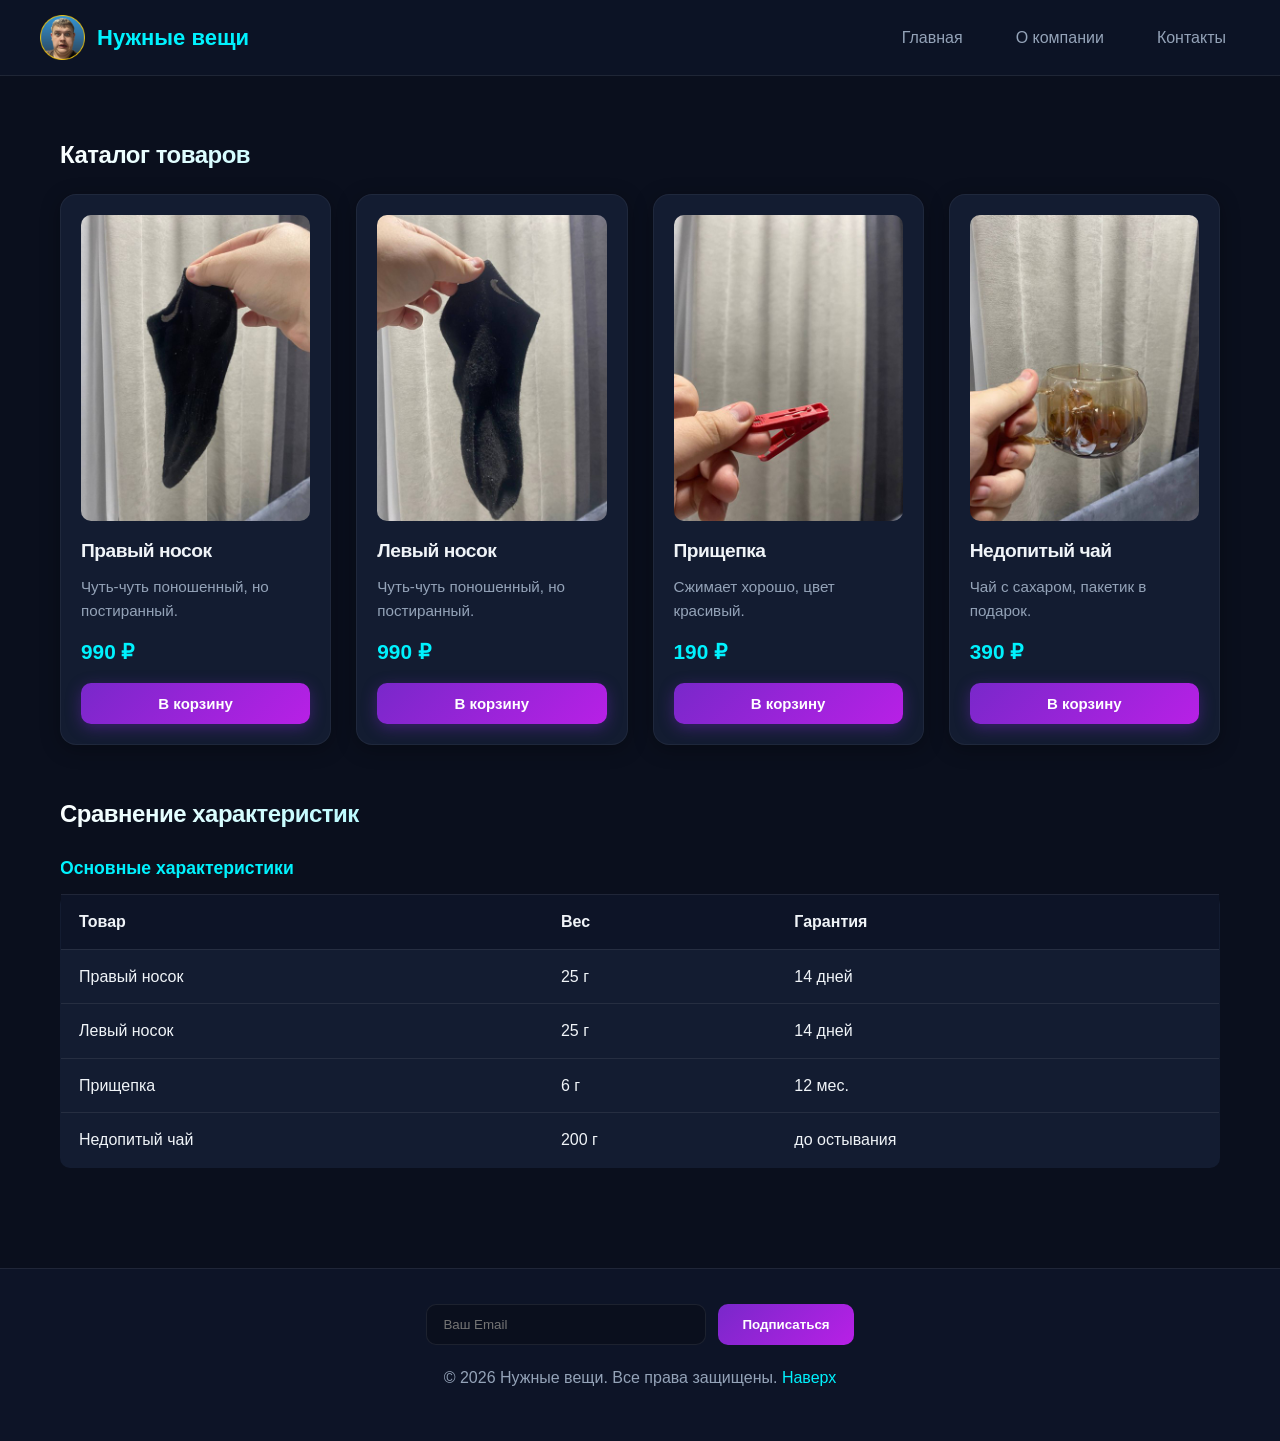
<file: TechnoShop/index.html>
<!DOCTYPE html>
<html lang="ru">
<head>
  <meta charset="UTF-8">
  <meta name="viewport" content="width=device-width, initial-scale=1.0">
  <title>Нужные вещи — Каталог</title>
  <link rel="stylesheet" href="css/style.css">
</head>
<body>
  <header class="header">
    <div class="logo">
      <img src="images/logo.png" alt="Логотип Нужные вещи">
      <span>Нужные вещи</span>
    </div>
    <nav>
      <ul class="menu">
        <li><a href="index.html">Главная</a></li>
        <li><a href="about.html">О компании</a></li>
        <li><a href="contacts.html">Контакты</a></li>
      </ul>
    </nav>
  </header>

  <main>
    <section class="catalog">
      <h2>Каталог товаров</h2>
      <div class="products">
        <article class="product-card">
          <img src="images/product1.jpg" alt="Правый носок">
          <h3>Правый носок</h3>
          <p class="desc">Чуть-чуть поношенный, но постиранный.</p>
          <p class="price">990 ₽</p>
          <button type="button" class="btn-cart">В корзину</button>
        </article>
        <article class="product-card">
          <img src="images/product2.jpg" alt="Левый носок">
          <h3>Левый носок</h3>
          <p class="desc">Чуть-чуть поношенный, но постиранный.</p>
          <p class="price">990 ₽</p>
          <button type="button" class="btn-cart">В корзину</button>
        </article>
        <article class="product-card">
          <img src="images/product3.jpg" alt="Прищепка">
          <h3>Прищепка</h3>
          <p class="desc">Сжимает хорошо, цвет красивый.</p>
          <p class="price">190 ₽</p>
          <button type="button" class="btn-cart">В корзину</button>
        </article>
        <article class="product-card">
          <img src="images/product4.jpg" alt="Недопитый чай">
          <h3>Недопитый чай</h3>
          <p class="desc">Чай с сахаром, пакетик в подарок.</p>
          <p class="price">390 ₽</p>
          <button type="button" class="btn-cart">В корзину</button>
        </article>
      </div>
    </section>

    <section class="specs-section">
      <h2>Сравнение характеристик</h2>
      <table>
        <caption>Основные характеристики</caption>
        <thead>
          <tr><th>Товар</th><th>Вес</th><th>Гарантия</th></tr>
        </thead>
        <tbody>
          <tr><td>Правый носок</td><td>25 г</td><td>14 дней</td></tr>
          <tr><td>Левый носок</td><td>25 г</td><td>14 дней</td></tr>
          <tr><td>Прищепка</td><td>6 г</td><td>12 мес.</td></tr>
          <tr><td>Недопитый чай</td><td>200 г</td><td>до остывания</td></tr>
        </tbody>
      </table>
    </section>
  </main>

  <footer class="footer">
    <form class="subscribe-form" action="#" method="post">
      <input type="email" placeholder="Ваш Email" required>
      <button type="submit">Подписаться</button>
    </form>
    <p>© 2026 Нужные вещи. Все права защищены. <a href="#">Наверх</a></p>
  </footer>
</body>
</html>
</file>
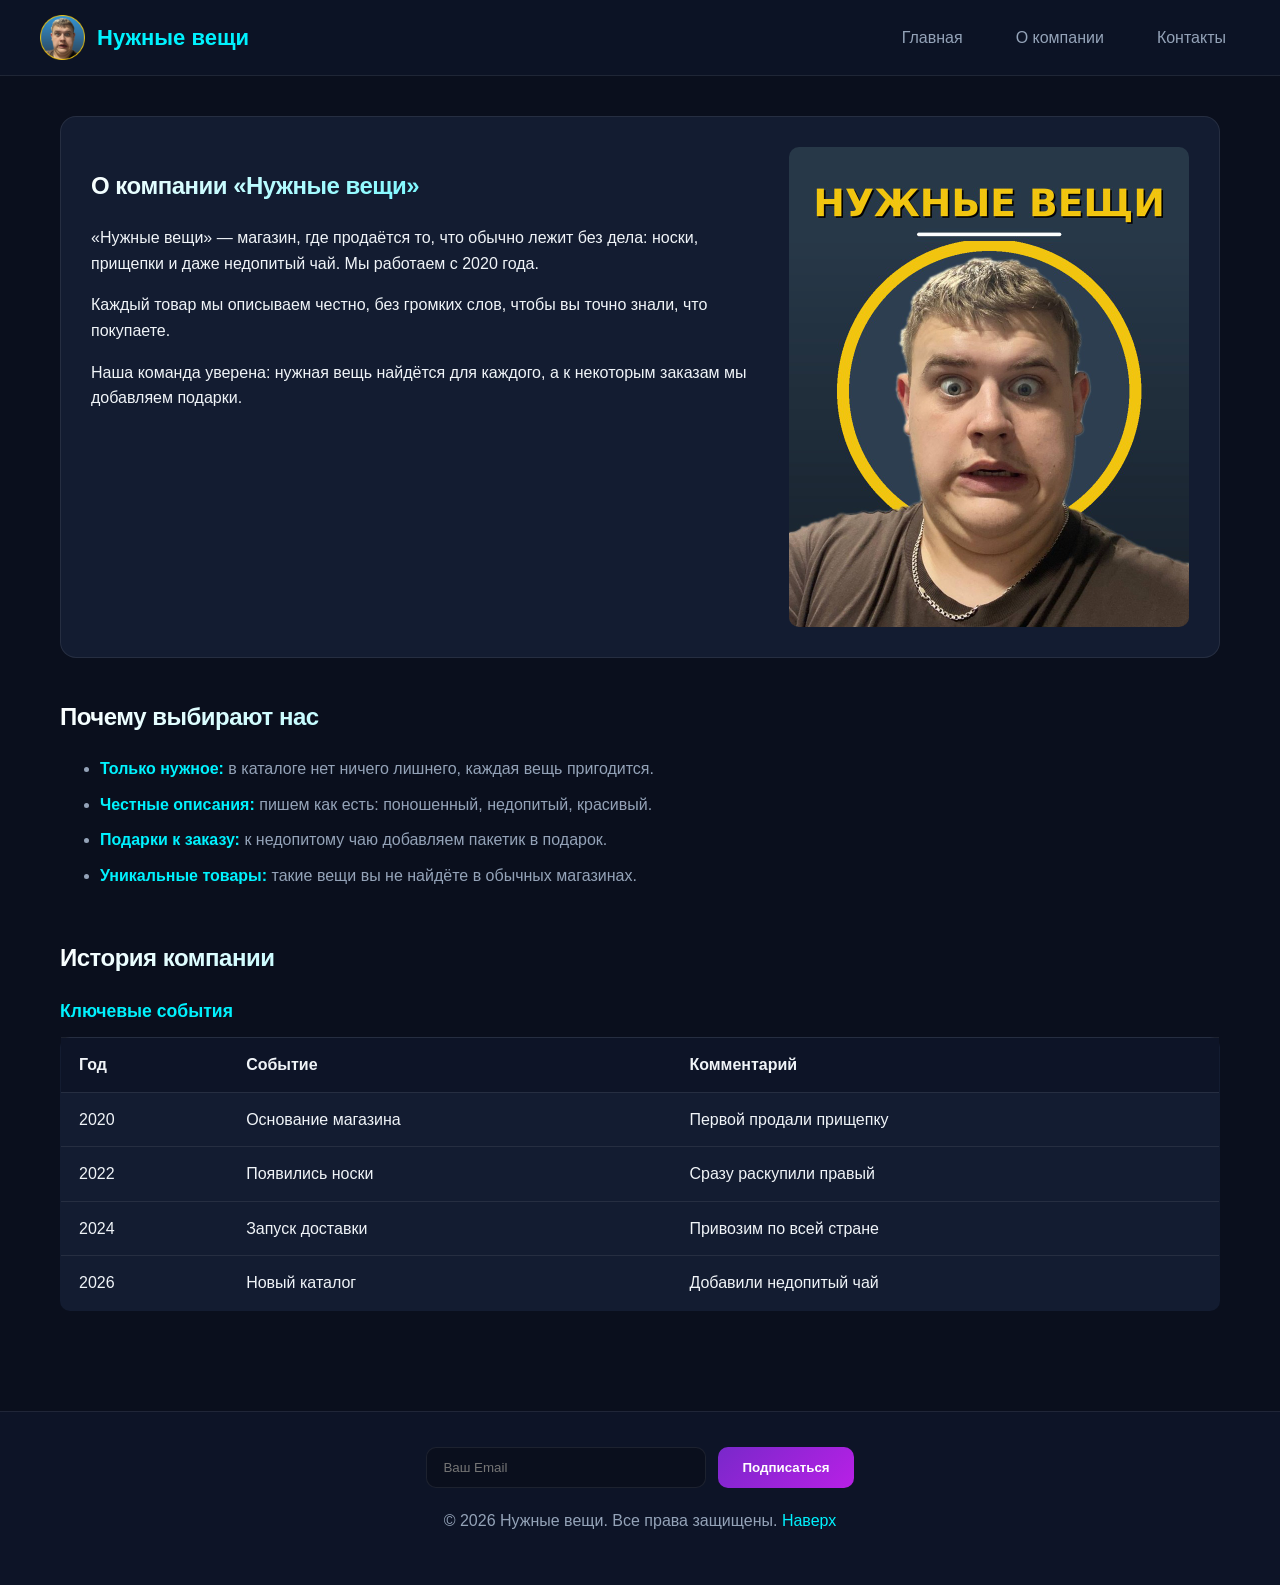
<file: TechnoShop/about.html>
<!DOCTYPE html>
<html lang="ru">
<head>
  <meta charset="UTF-8">
  <meta name="viewport" content="width=device-width, initial-scale=1.0">
  <title>О компании — Нужные вещи</title>
  <link rel="stylesheet" href="css/style.css">
</head>
<body>
  <header class="header">
    <div class="logo">
      <img src="images/logo.png" alt="Логотип Нужные вещи">
      <span>Нужные вещи</span>
    </div>
    <nav>
      <ul class="menu">
        <li><a href="index.html">Главная</a></li>
        <li><a href="about.html">О компании</a></li>
        <li><a href="contacts.html">Контакты</a></li>
      </ul>
    </nav>
  </header>

  <main>
    <section class="about">
      <div class="about-text">
        <h1>О компании «Нужные вещи»</h1>
        <p>«Нужные вещи» — магазин, где продаётся то, что обычно лежит без дела: носки, прищепки и даже недопитый чай. Мы работаем с 2020 года.</p>
        <p>Каждый товар мы описываем честно, без громких слов, чтобы вы точно знали, что покупаете.</p>
        <p>Наша команда уверена: нужная вещь найдётся для каждого, а к некоторым заказам мы добавляем подарки.</p>
      </div>
      <img class="about-img" src="images/team.jpg" alt="Логотип «Нужные вещи»">
    </section>

    <section class="advantages">
      <h2>Почему выбирают нас</h2>
      <ul>
        <li><strong>Только нужное:</strong> в каталоге нет ничего лишнего, каждая вещь пригодится.</li>
        <li><strong>Честные описания:</strong> пишем как есть: поношенный, недопитый, красивый.</li>
        <li><strong>Подарки к заказу:</strong> к недопитому чаю добавляем пакетик в подарок.</li>
        <li><strong>Уникальные товары:</strong> такие вещи вы не найдёте в обычных магазинах.</li>
      </ul>
    </section>

    <section class="history">
      <h2>История компании</h2>
      <table>
        <caption>Ключевые события</caption>
        <thead>
          <tr><th>Год</th><th>Событие</th><th>Комментарий</th></tr>
        </thead>
        <tbody>
          <tr><td>2020</td><td>Основание магазина</td><td>Первой продали прищепку</td></tr>
          <tr><td>2022</td><td>Появились носки</td><td>Сразу раскупили правый</td></tr>
          <tr><td>2024</td><td>Запуск доставки</td><td>Привозим по всей стране</td></tr>
          <tr><td>2026</td><td>Новый каталог</td><td>Добавили недопитый чай</td></tr>
        </tbody>
      </table>
    </section>
  </main>

  <footer class="footer">
    <form class="subscribe-form" action="#" method="post">
      <input type="email" placeholder="Ваш Email" required>
      <button type="submit">Подписаться</button>
    </form>
    <p>© 2026 Нужные вещи. Все права защищены. <a href="#">Наверх</a></p>
  </footer>
</body>
</html>
</file>
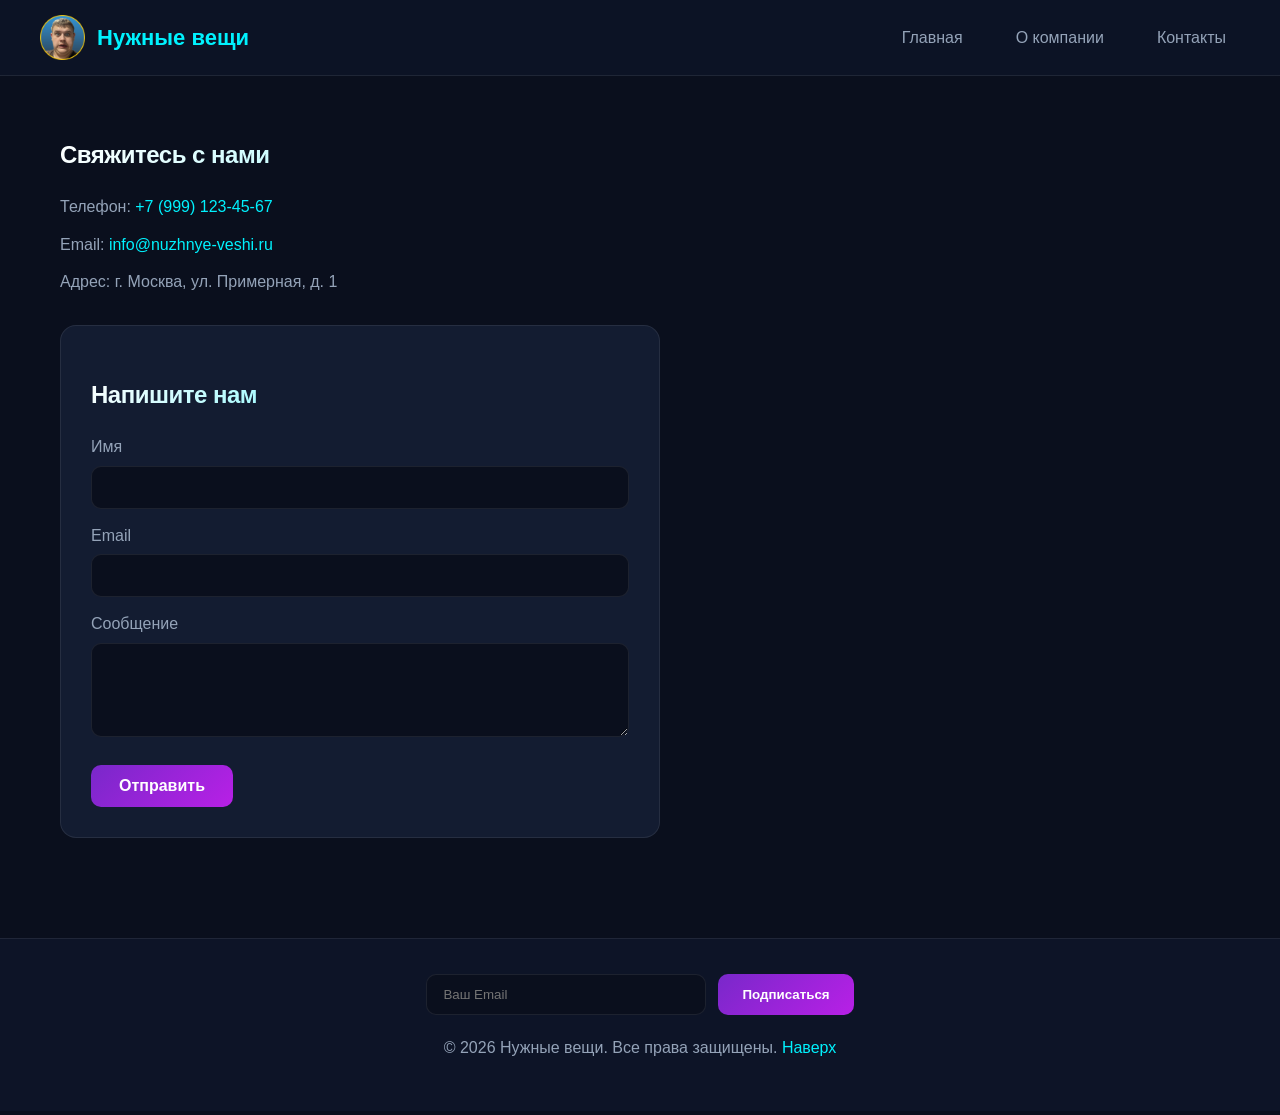
<file: TechnoShop/contacts.html>
<!DOCTYPE html>
<html lang="ru">
<head>
  <meta charset="UTF-8">
  <meta name="viewport" content="width=device-width, initial-scale=1.0">
  <title>Контакты — Нужные вещи</title>
  <link rel="stylesheet" href="css/style.css">
</head>
<body>
  <header class="header">
    <div class="logo">
      <img src="images/logo.png" alt="Логотип Нужные вещи">
      <span>Нужные вещи</span>
    </div>
    <nav>
      <ul class="menu">
        <li><a href="index.html">Главная</a></li>
        <li><a href="about.html">О компании</a></li>
        <li><a href="contacts.html">Контакты</a></li>
      </ul>
    </nav>
  </header>

  <main>
    <section class="contacts-info">
      <h1>Свяжитесь с нами</h1>
      <ul>
        <li>Телефон: <a href="tel:+79991234567">+7 (999) 123-45-67</a></li>
        <li>Email: <a href="mailto:info@nuzhnye-veshi.ru">info@nuzhnye-veshi.ru</a></li>
        <li>Адрес: г. Москва, ул. Примерная, д. 1</li>
      </ul>
    </section>

    <section class="feedback">
      <h2>Напишите нам</h2>
      <form class="feedback-form" action="#" method="post">
        <label for="name">Имя</label>
        <input type="text" id="name" name="name" required>

        <label for="email">Email</label>
        <input type="email" id="email" name="email" required>

        <label for="message">Сообщение</label>
        <textarea id="message" name="message" rows="4" required></textarea>

        <button type="submit" class="btn-submit">Отправить</button>
      </form>
    </section>
  </main>

  <footer class="footer">
    <form class="subscribe-form" action="#" method="post">
      <input type="email" placeholder="Ваш Email" required>
      <button type="submit">Подписаться</button>
    </form>
    <p>© 2026 Нужные вещи. Все права защищены. <a href="#">Наверх</a></p>
  </footer>
</body>
</html>
</file>
<file: TechnoShop/css/style.css>
/* ===== TechnoShop Modernized Dark/Cyber Theme ===== */
:root {
  --bg-main: #0a0f1d;
  --bg-card: #131c31;
  --bg-card-hover: #1b2744;
  --header-bg: #0d1427;
  --accent-cyan: #00f2fe;
  --accent-purple: #7928ca;
  --gradient-btn: linear-gradient(135deg, #7928ca 0%, #b820e6 100%);
  --text-main: #f0f4f8;
  --text-muted: #94a3b8;
  --border-color: rgba(255, 255, 255, 0.08);
  --shadow-glow: 0 8px 32px 0 rgba(0, 242, 254, 0.15);
  --radius-lg: 16px;
  --radius-md: 10px;
}

* { 
  box-sizing: border-box; 
  transition: all 0.3s ease;
}

body {
  margin: 0;
  font-family: 'Inter', -apple-system, BlinkMacSystemFont, "Segoe UI", Roboto, sans-serif;
  color: var(--text-main);
  background: var(--bg-main);
  line-height: 1.6;
}

main { 
  max-width: 1200px; 
  margin: 0 auto; 
  padding: 40px 20px; 
}

h1, h2, h3 { 
  color: var(--text-main);
  letter-spacing: -0.5px;
}

h1, h2 {
  background: linear-gradient(135deg, #ffffff 0%, var(--accent-cyan) 100%);
  -webkit-background-clip: text;
  -webkit-text-fill-color: transparent;
}

/* ===== Шапка (Flexbox) ===== */
.header {
  display: flex;
  justify-content: space-between;
  align-items: center;
  background: rgba(13, 20, 39, 0.85);
  backdrop-filter: blur(12px);
  border-bottom: 1px solid var(--border-color);
  color: #fff;
  padding: 15px 40px;
  position: sticky;
  top: 0;
  z-index: 1000;
}

.logo { 
  display: flex; 
  align-items: center; 
  gap: 12px; 
  font-size: 22px; 
  font-weight: bold; 
  color: var(--accent-cyan);
}
.logo img { 
  width: 45px; 
  height: 45px; 
  border-radius: 8px;
}

.menu { 
  display: flex; 
  gap: 25px; 
  list-style: none; 
  margin: 0; 
  padding: 0; 
}

.menu a {
  color: var(--text-muted);
  text-decoration: none;
  font-weight: 500;
  padding: 8px 14px;
  border-radius: var(--radius-md);
}
.menu a:hover { 
  color: var(--accent-cyan); 
  background: rgba(0, 242, 254, 0.08);
}

/* ===== Каталог ===== */
.products {
  display: flex;
  flex-wrap: wrap;
  gap: 25px;
}

.product-card {
  flex: 1 1 250px;
  background: var(--bg-card);
  border: 1px solid rgba(255, 255, 255, 0.05);
  border-radius: var(--radius-lg);
  padding: 20px;
  box-shadow: 0 4px 20px rgba(0, 0, 0, 0.3);
}

.product-card:hover {
  transform: translateY(-6px);
  background: var(--bg-card-hover);
  border-color: rgba(0, 242, 254, 0.4);
  box-shadow: var(--shadow-glow);
}

.product-card img { 
  width: 100%; 
  height: auto; 
  aspect-ratio: 3 / 4; 
  object-fit: cover; 
  border-radius: var(--radius-md); 
  display: block; 
}

.product-card h3 { 
  margin: 15px 0 8px; 
  color: var(--text-main); 
  font-size: 1.2rem;
}

.desc { 
  margin: 0 0 12px; 
  color: var(--text-muted); 
  font-size: 0.95rem;
}

.price { 
  font-size: 1.3rem; 
  font-weight: bold; 
  color: var(--accent-cyan); 
  margin: 0 0 15px; 
}

.btn-cart {
  background: var(--gradient-btn);
  color: #fff;
  border: none;
  border-radius: var(--radius-md);
  padding: 12px 20px;
  font-size: 15px;
  font-weight: 600;
  cursor: pointer;
  width: 100%;
  box-shadow: 0 4px 15px rgba(121, 40, 202, 0.4);
}
.btn-cart:hover { 
  opacity: 0.95;
  box-shadow: 0 6px 20px rgba(184, 32, 230, 0.6);
  transform: scale(1.02);
}

/* ===== Таблицы ===== */
.specs-section, .history { margin-top: 50px; }

table {
  width: 100%;
  border-collapse: collapse;
  background: var(--bg-card);
  border-radius: var(--radius-md);
  overflow: hidden;
  border: 1px solid var(--border-color);
}

caption { 
  font-weight: bold; 
  margin-bottom: 12px; 
  text-align: left; 
  color: var(--accent-cyan); 
  font-size: 1.1rem;
}

th, td {
  border-bottom: 1px solid var(--border-color);
  padding: 14px 18px;
  text-align: left;
}

th { 
  background: var(--header-bg); 
  color: var(--text-main); 
}

/* ===== О компании ===== */
.about {
  display: flex;
  gap: 40px;
  align-items: flex-start;
  background: var(--bg-card);
  padding: 30px;
  border-radius: var(--radius-lg);
  border: 1px solid var(--border-color);
}
.about-text { flex: 1; }
.about-img { flex: 0 0 400px; max-width: 400px; border-radius: var(--radius-md); }

.advantages { margin-top: 40px; }
.advantages li { margin-bottom: 10px; color: var(--text-muted); }
.advantages strong { color: var(--accent-cyan); }

/* ===== Контакты ===== */
.contacts-info ul { list-style: none; padding: 0; }
.contacts-info li { margin-bottom: 12px; color: var(--text-muted); }
.contacts-info a { color: var(--accent-cyan); text-decoration: none; }
.contacts-info a:hover { text-decoration: underline; }

.feedback { 
  margin-top: 30px; 
  max-width: 600px; 
  background: var(--bg-card);
  padding: 30px;
  border-radius: var(--radius-lg);
  border: 1px solid var(--border-color);
}

.feedback-form label { display: block; margin: 14px 0 6px; color: var(--text-muted); }

.feedback-form input,
.feedback-form textarea {
  width: 100%;
  padding: 12px;
  background: var(--bg-main);
  border: 1px solid var(--border-color);
  border-radius: var(--radius-md);
  color: var(--text-main);
  font-size: 15px;
}

.feedback-form input:focus,
.feedback-form textarea:focus {
  outline: none;
  border-color: var(--accent-cyan);
  box-shadow: 0 0 10px rgba(0, 242, 254, 0.3);
}

.btn-submit {
  margin-top: 20px;
  background: var(--gradient-btn);
  color: #fff;
  border: none;
  border-radius: var(--radius-md);
  padding: 12px 28px;
  font-size: 16px;
  font-weight: 600;
  cursor: pointer;
}
.btn-submit:hover { opacity: 0.95; transform: scale(1.02); }

/* ===== Подвал ===== */
.footer {
  text-align: center;
  padding: 35px 20px;
  background: var(--header-bg);
  border-top: 1px solid var(--border-color);
  color: var(--text-muted);
  margin-top: 60px;
}
.footer a { color: var(--accent-cyan); text-decoration: none; }

.subscribe-form {
  display: flex;
  justify-content: center;
  gap: 12px;
  margin-bottom: 20px;
}
.subscribe-form input { 
  padding: 12px 16px; 
  background: var(--bg-main);
  border: 1px solid var(--border-color);
  border-radius: var(--radius-md); 
  color: var(--text-main);
  width: 280px; 
}
.subscribe-form button {
  padding: 12px 24px;
  background: var(--gradient-btn);
  color: #fff;
  border: none;
  border-radius: var(--radius-md);
  font-weight: 600;
  cursor: pointer;
}

/* ===== Адаптивность ===== */
@media (max-width: 768px) {
  .product-card { flex: 1 1 45%; }
  .about { flex-direction: column; }
  .about-img { flex: 0 0 auto; max-width: 100%; }
}

@media (max-width: 480px) {
  .product-card { flex: 1 1 100%; }
  .header { flex-direction: column; gap: 15px; }
  .menu { flex-direction: column; align-items: center; gap: 10px; }
  .subscribe-form { flex-direction: column; }
  .subscribe-form input { width: 100%; }
}
</file>
